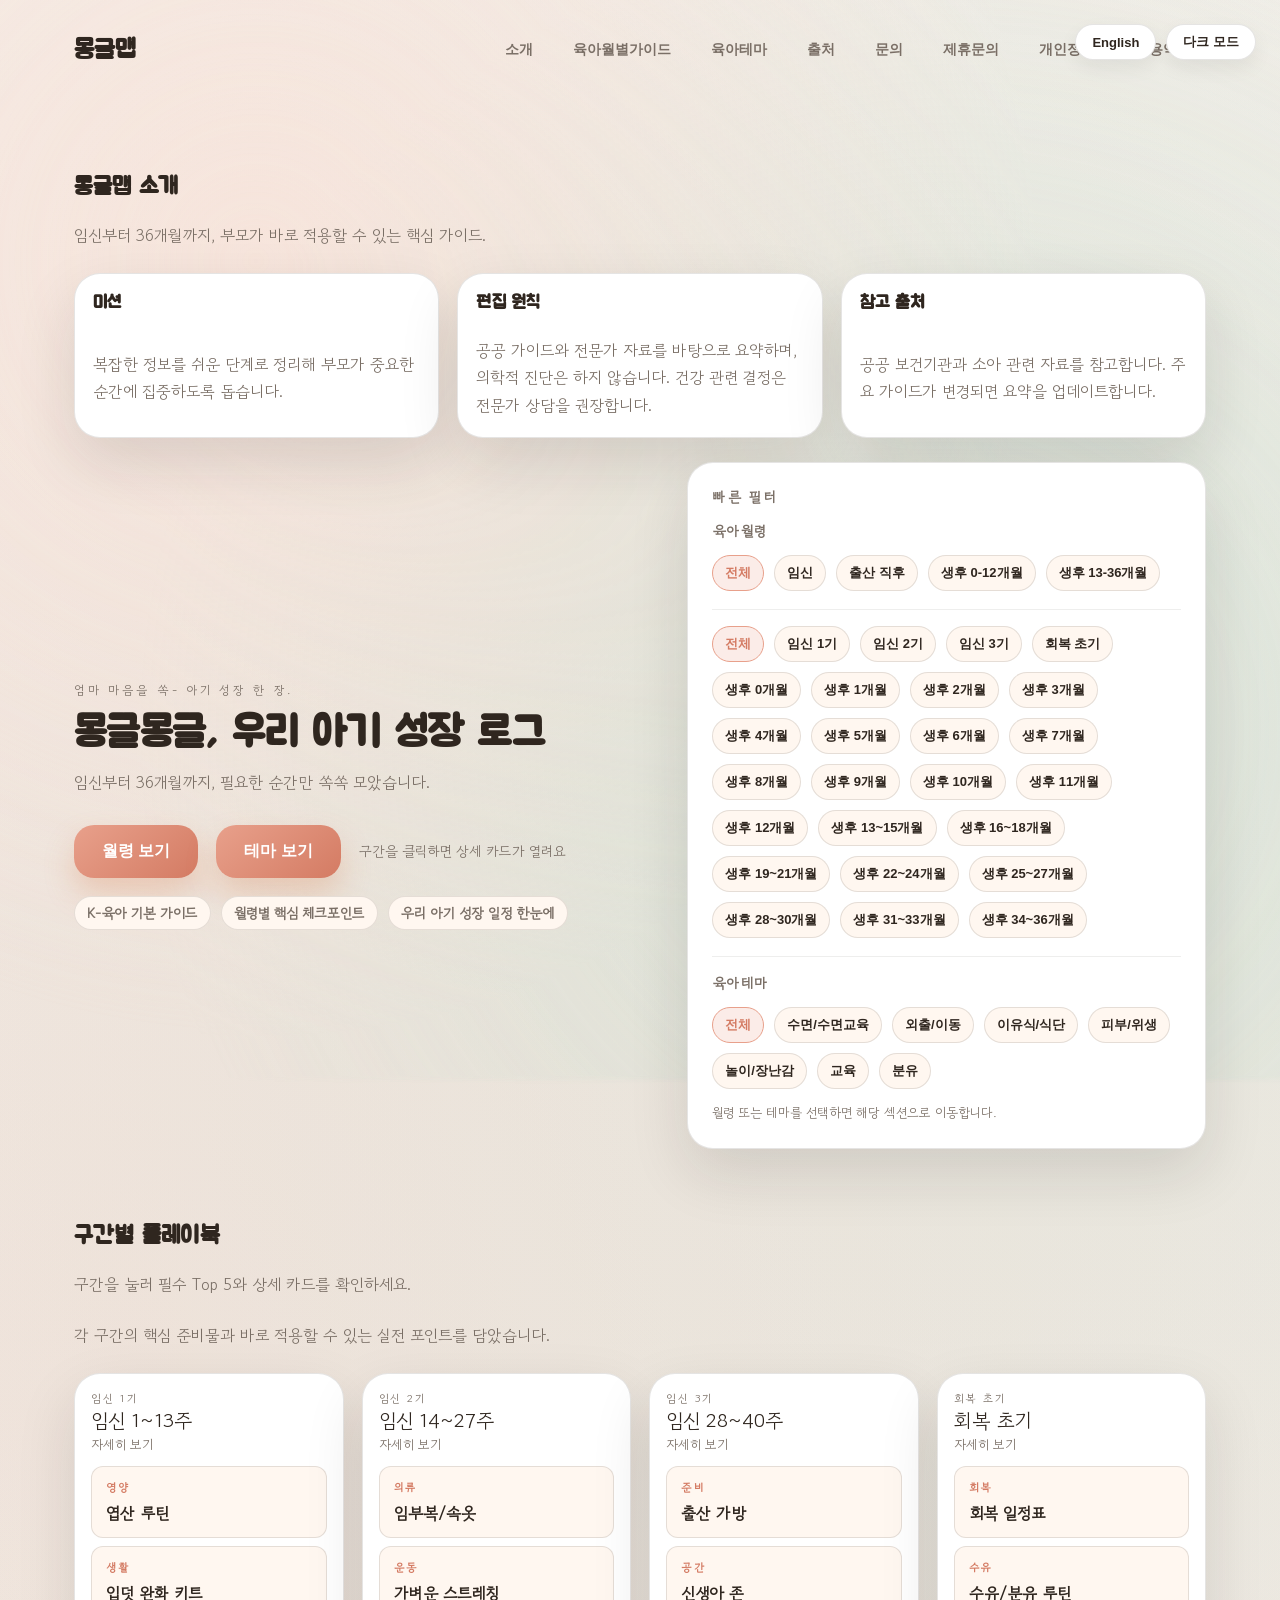
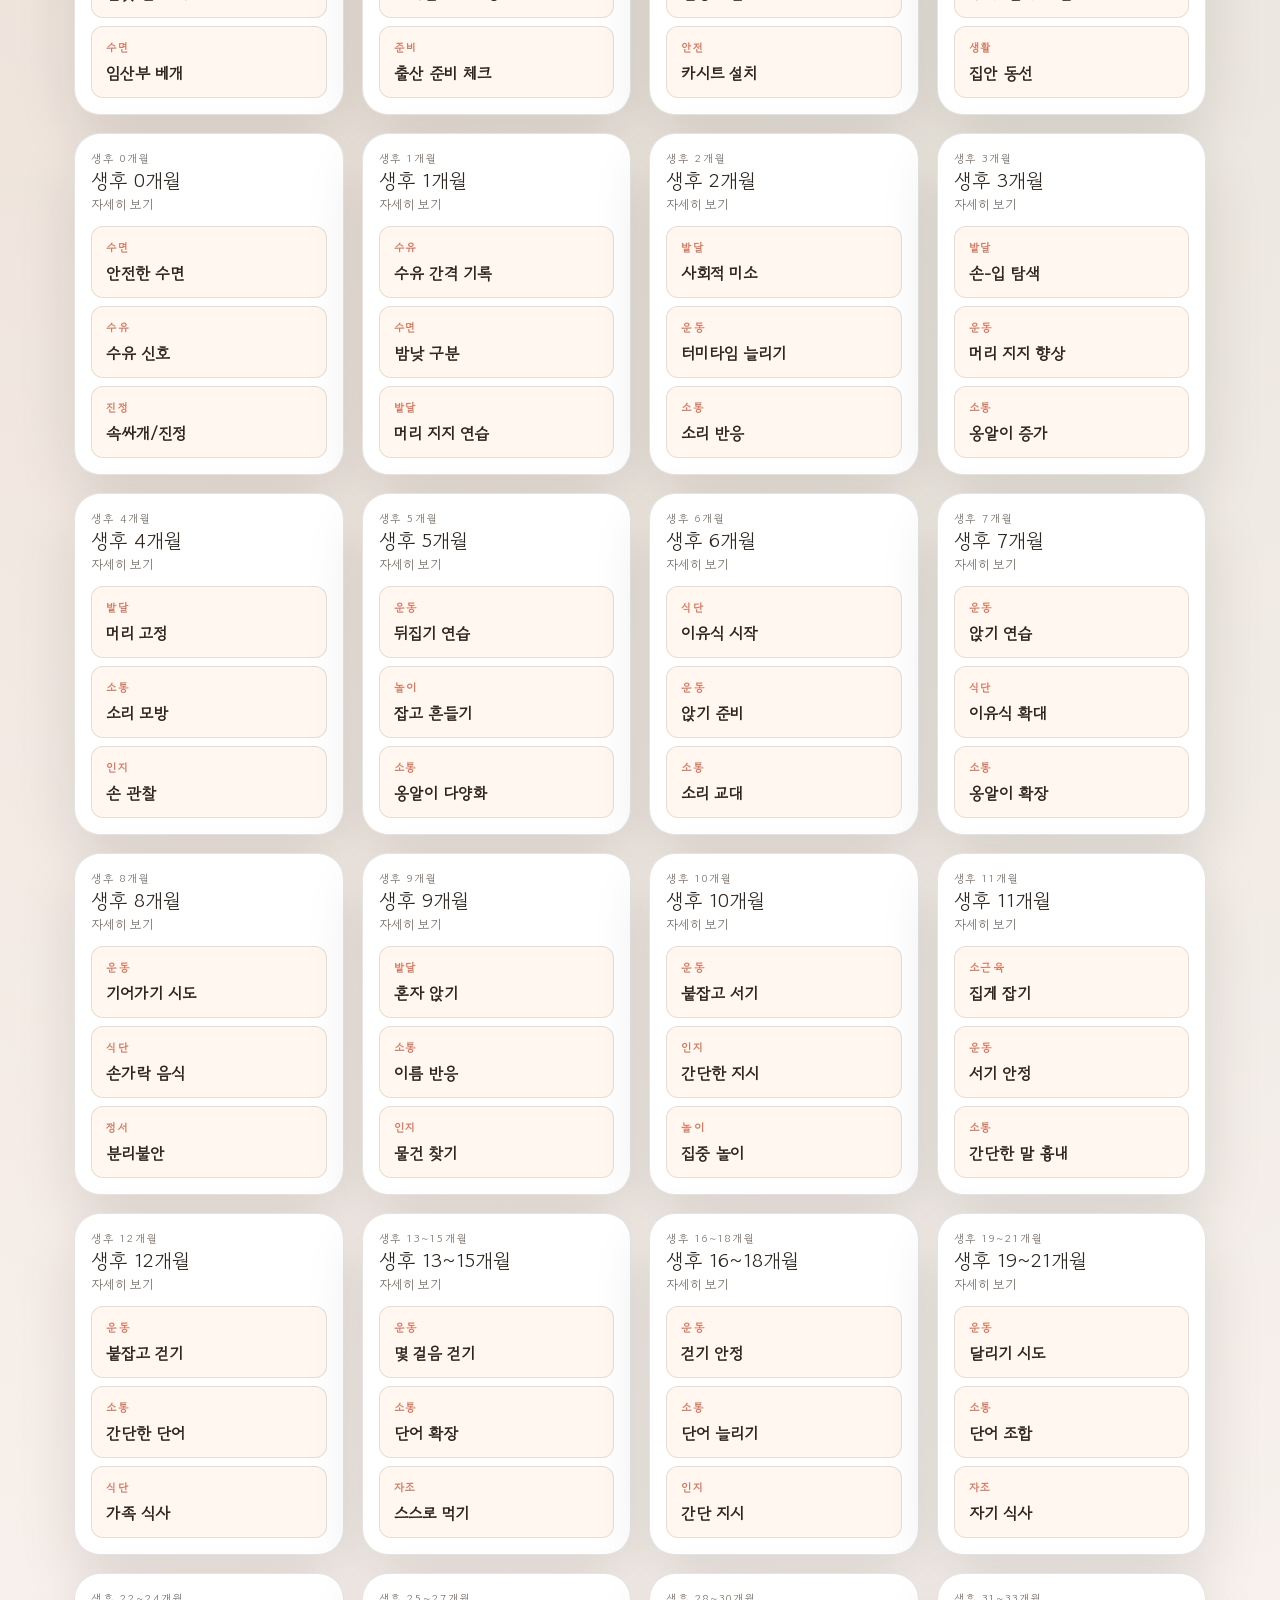
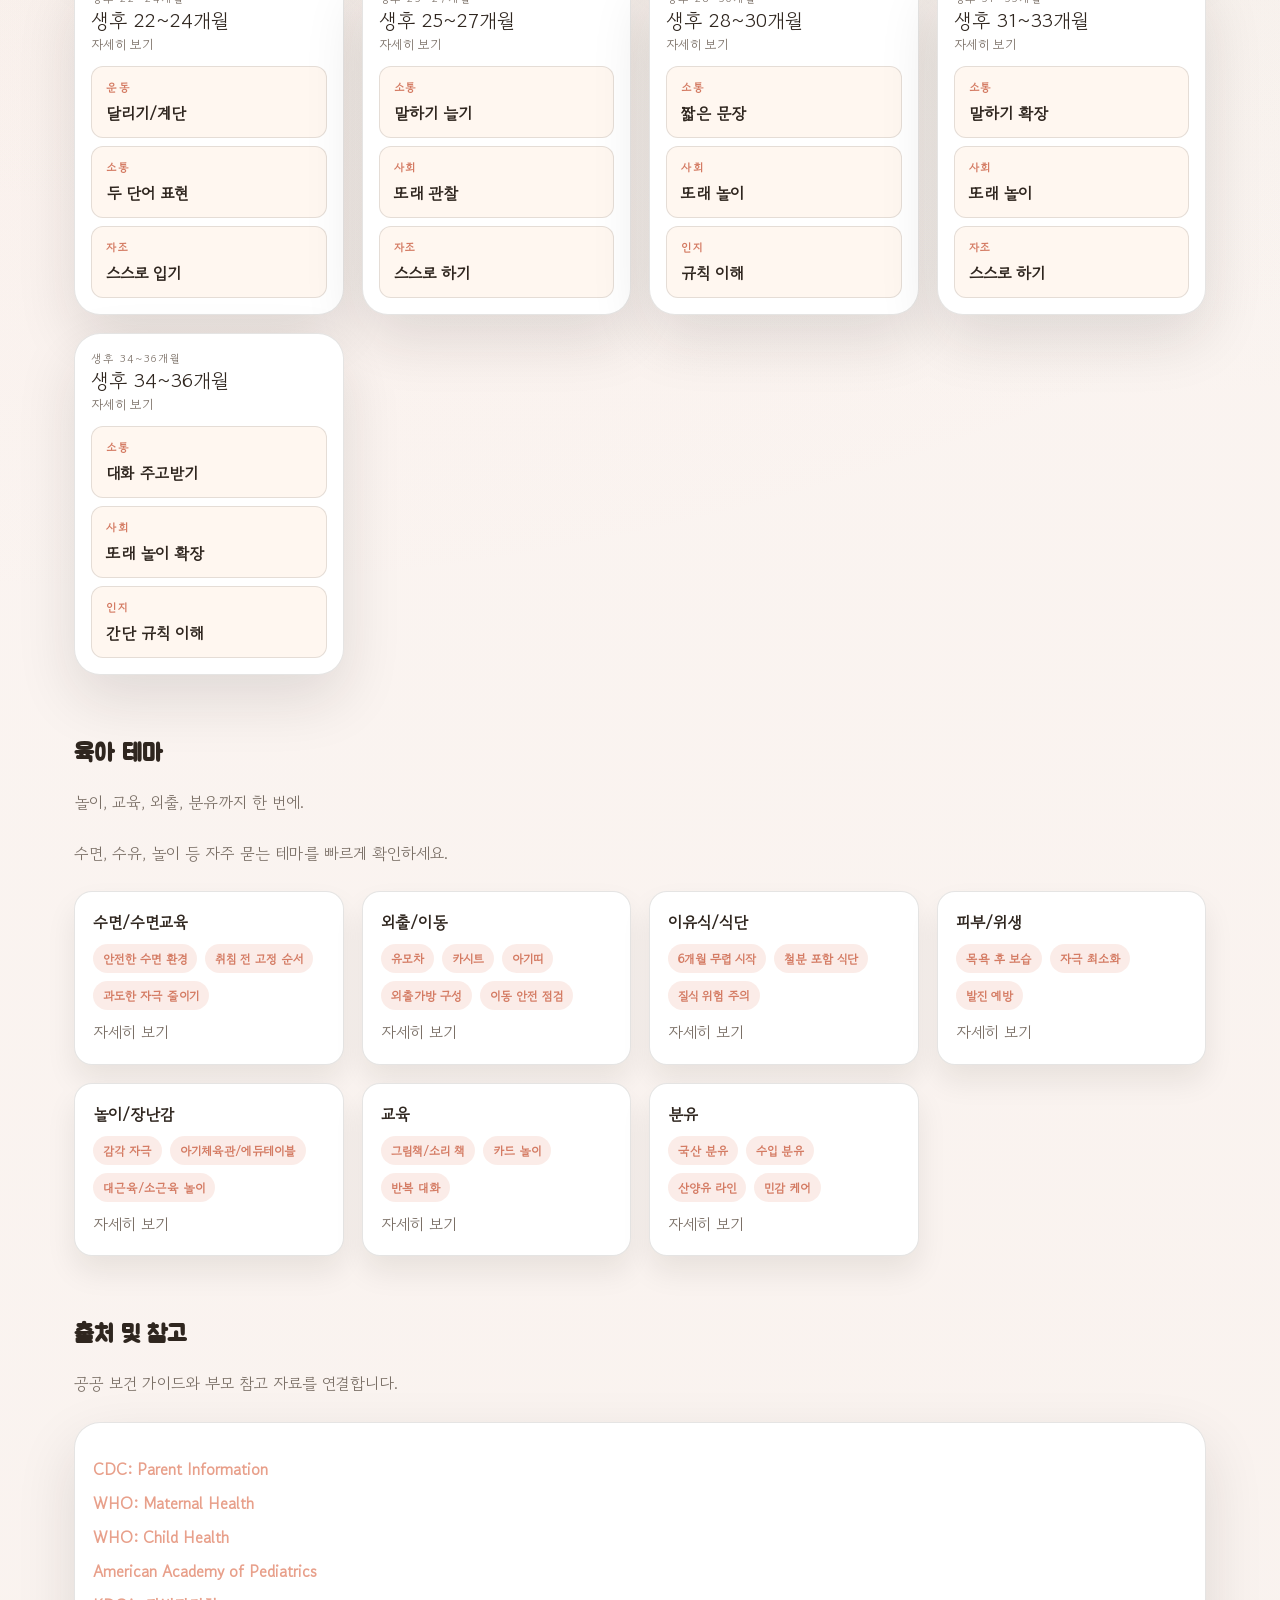
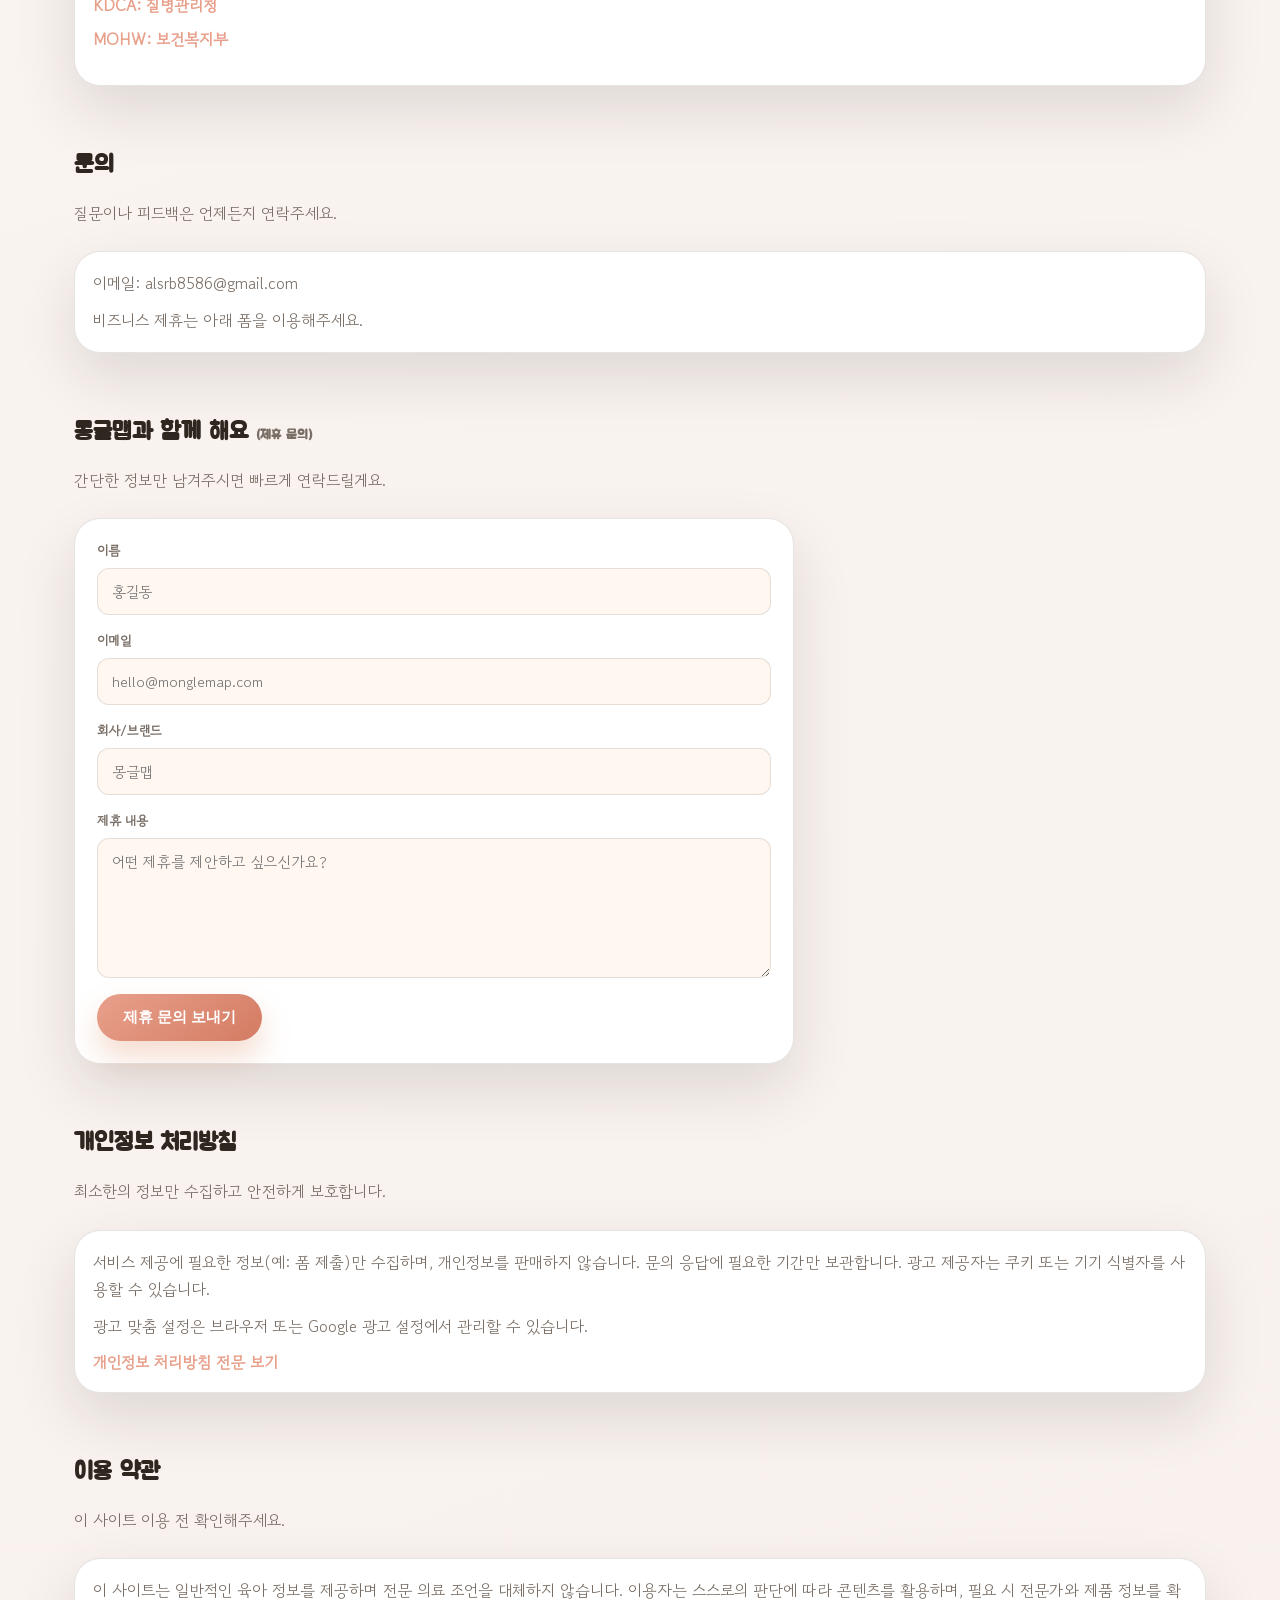
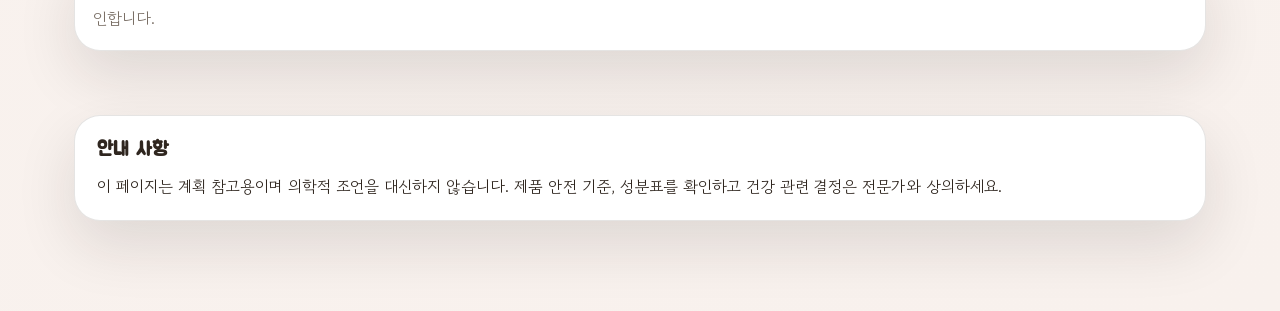
<file: index.html>
<!DOCTYPE html>
<html lang="en">
<head>
  <!-- Google tag (gtag.js) -->
  <script async src="https://www.googletagmanager.com/gtag/js?id=G-0D5TZ9BQ0N"></script>
  <script>
    window.dataLayer = window.dataLayer || [];
    function gtag(){dataLayer.push(arguments);}
    gtag('js', new Date());

    gtag('config', 'G-0D5TZ9BQ0N');
  </script>
  <script type="text/javascript">
    (function(c,l,a,r,i,t,y){
        c[a]=c[a]||function(){(c[a].q=c[a].q||[]).push(arguments)};
        t=l.createElement(r);t.async=1;t.src="https://www.clarity.ms/tag/"+i;
        y=l.getElementsByTagName(r)[0];y.parentNode.insertBefore(t,y);
    })(window, document, "clarity", "script", "vn94ca5aml");
  </script>
    <meta charset="UTF-8">
    <meta name="viewport" content="width=device-width, initial-scale=1.0">
    <meta name="google-adsense-account" content="ca-pub-7643607780268763">
    <title id="page-title">몽글맵</title>
    <script async src="https://pagead2.googlesyndication.com/pagead/js/adsbygoogle.js?client=ca-pub-7643607780268763"
        crossorigin="anonymous"></script>
    <link rel="preconnect" href="https://fonts.googleapis.com">
    <link rel="preconnect" href="https://fonts.gstatic.com" crossorigin>
    <link href="https://fonts.googleapis.com/css2?family=Gowun+Dodum&family=Jua&display=swap" rel="stylesheet">
    <link rel="stylesheet" href="style.css">
</head>
<body>
    <div class="background-texture" aria-hidden="true"></div>

    <div class="top-controls">
        <button id="lang-toggle">한국어</button>
        <button id="theme-toggle">Dark Mode</button>
    </div>

    <header class="site-header">
        <div class="brand" id="brand">몽글맵</div>
        <nav class="site-nav">
            <button class="nav-link" data-target="about" id="nav-about">About</button>
            <button class="nav-link" data-target="stages" id="nav-stages">Care Stages</button>
            <button class="nav-link" data-target="hot" id="nav-hot">Care Themes</button>
            <button class="nav-link" data-target="sources" id="nav-sources">Sources</button>
            <button class="nav-link" data-target="contact" id="nav-contact">Contact</button>
            <button class="nav-link" data-target="partnership" id="nav-partnership">Partnership</button>
            <button class="nav-link" data-target="privacy" id="nav-privacy">Privacy</button>
            <button class="nav-link" data-target="terms" id="nav-terms">Terms</button>
        </nav>
    </header>

    <main class="page">
        <section class="section" id="about">
            <div class="section-header">
                <h2 id="about-title">About Mongle Map</h2>
                <p id="about-subtitle">A practical, parent-first guide to key milestones from pregnancy to 36 months.</p>
            </div>
            <div class="info-grid">
                <div class="info-card">
                    <h3 id="about-mission-title">Our Mission</h3>
                    <p id="about-mission-text">
                        We turn complex parenting information into clear, actionable steps so families can focus on what
                        matters most.
                    </p>
                </div>
                <div class="info-card">
                    <h3 id="about-editorial-title">Editorial Policy</h3>
                    <p id="about-editorial-text">
                        Content is created from public guidelines and expert sources, then summarized for clarity.
                        We avoid medical diagnosis and encourage professional consultation for health decisions.
                    </p>
                </div>
                <div class="info-card">
                    <h3 id="about-sources-title">Sources We Reference</h3>
                    <p id="about-sources-text">
                        Guidance is informed by public health agencies and pediatric resources. We update summaries when
                        key guidance changes.
                    </p>
                </div>
            </div>
        </section>

        <section class="hero" id="hero">
            <div class="hero-text">
                <p class="tagline" id="tagline">Mom-loved, baby-ready.</p>
                <h1 id="main-heading">한 달 한 달, 몽글하게 커지는 육아 지도</h1>
                <p class="sub-heading" id="sub-heading">
                    임신부터 36개월까지, 필요한 순간만 쏙쏙 모았습니다.
                </p>
                <div class="hero-cta">
                    <button id="jump-stages">Explore Months</button>
                    <button id="jump-themes">Explore Themes</button>
                    <div class="hero-note" id="hero-note">구간을 클릭하면 상세 카드가 열려요</div>
                </div>
                <div class="meta-row">
                    <div class="meta-pill" id="meta-window">K-육아 기본 가이드</div>
                    <div class="meta-pill" id="meta-sources">Sources: CDC · WHO · KR Public Health</div>
                    <div class="meta-pill" id="meta-highlight">우리 아기 성장 일정 한눈에</div>
                </div>
            </div>
            <div class="hero-panel">
                <div class="hero-panel-title" id="hero-panel-title">Quick Filters</div>
                <div class="filter-label" id="stage-filter-label">육아월령</div>
                <div class="filter-group" id="stage-group-filter"></div>
                <div class="filter-divider" aria-hidden="true"></div>
                <div class="filter-group" id="stage-filter"></div>
                <div class="filter-divider" aria-hidden="true"></div>
                <div class="filter-label" id="theme-filter-label">육아테마</div>
                <div class="filter-group" id="theme-filter"></div>
                <div class="filter-note" id="filter-note">Pick a stage to open the full checklist.</div>
            </div>
        </section>

        <!-- Ad slot recommendation: place a responsive unit below the hero after approval. -->
        <div class="ad-slot" id="ad-slot-hero" aria-hidden="true">
            Ad slot (enabled after AdSense approval)
        </div>

        <section class="section" id="stages">
            <div class="section-header">
                <h2 id="stages-title">Stage Playbook</h2>
                <p id="stages-subtitle">Tap a stage to see Top 5 essentials + detailed cards.</p>
            </div>
            <div class="section-lead" id="stages-lead">
                Each stage highlights the top essentials plus practical actions you can apply right away.
            </div>
            <div id="stage-cards" class="stage-grid"></div>
        </section>

        <div class="ad-slot" id="ad-slot-feed" aria-hidden="true">
            Ad slot (enabled after AdSense approval)
        </div>

        <!-- Ad slot recommendation: place an in-feed unit between long content blocks after approval. -->
        <section class="section" id="hot">
            <div class="section-header">
                <h2 id="hot-title">육아 테마</h2>
                <p id="hot-subtitle">놀이, 교육, 외출, 분유까지 한 번에.</p>
            </div>
            <div class="section-lead" id="hot-lead">
                Browse themes for quick guidance on common challenges like sleep, feeding, and play.
            </div>
            <div id="hot-clusters" class="cluster-grid"></div>
        </section>

        <section class="section" id="sources">
            <div class="section-header">
                <h2 id="sources-title">Sources & References</h2>
                <p id="sources-subtitle">We link to public health guidance and parent resources we rely on.</p>
            </div>
            <div class="info-card">
                <ul class="sources-list" id="sources-list">
                    <li><a href="https://www.cdc.gov/parents/index.html" target="_blank" rel="noopener noreferrer">CDC: Parent Information</a></li>
                    <li><a href="https://www.who.int/health-topics/maternal-health" target="_blank" rel="noopener noreferrer">WHO: Maternal Health</a></li>
                    <li><a href="https://www.who.int/health-topics/child-health" target="_blank" rel="noopener noreferrer">WHO: Child Health</a></li>
                    <li><a href="https://www.aap.org/" target="_blank" rel="noopener noreferrer">American Academy of Pediatrics</a></li>
                    <li><a href="https://www.kdca.go.kr/" target="_blank" rel="noopener noreferrer">KDCA: 질병관리청</a></li>
                    <li><a href="https://www.mohw.go.kr/" target="_blank" rel="noopener noreferrer">MOHW: 보건복지부</a></li>
                </ul>
            </div>
        </section>

        <section class="section" id="contact">
            <div class="section-header">
                <h2 id="contact-title">Contact</h2>
                <p id="contact-subtitle">Questions or feedback? Reach us anytime.</p>
            </div>
            <div class="info-card">
                <p id="contact-text">Email: alsrb8586@gmail.com</p>
                <p id="contact-note">For business partnerships, use the form below.</p>
            </div>
        </section>

        <section class="section" id="partnership">
            <div class="section-header">
                <h2>
                    <span id="partnership-title">몽글맵과 함께 해요</span>
                    <small id="partnership-title-note">(제휴 문의)</small>
                </h2>
                <p id="partnership-subtitle">간단한 정보만 남겨주시면 빠르게 연락드릴게요.</p>
            </div>
            <form class="partnership-form" action="https://formspree.io/f/mojnyrbp" method="POST">
                <label class="form-field">
                    <span id="partnership-name-label">이름</span>
                    <input id="partnership-name" type="text" name="name" placeholder="홍길동" required>
                </label>
                <label class="form-field">
                    <span id="partnership-email-label">이메일</span>
                    <input id="partnership-email" type="email" name="email" placeholder="hello@monglemap.com" required>
                </label>
                <label class="form-field">
                    <span id="partnership-company-label">회사/브랜드</span>
                    <input id="partnership-company" type="text" name="company" placeholder="몽글맵" required>
                </label>
                <label class="form-field form-field-full">
                    <span id="partnership-message-label">제휴 내용</span>
                    <textarea id="partnership-message" name="message" rows="5" placeholder="어떤 제휴를 제안하고 싶으신가요?" required></textarea>
                </label>
                <button class="form-submit" id="partnership-submit" type="submit">제휴 문의 보내기</button>
            </form>
        </section>

        <section class="section" id="privacy">
            <div class="section-header">
                <h2 id="privacy-title">Privacy Policy</h2>
                <p id="privacy-subtitle">We respect your data and keep collection to a minimum.</p>
            </div>
            <div class="info-card">
                <p id="privacy-text">
                    We collect only what is needed to provide the service (such as form submissions). We do not sell
                    personal information. We retain submissions only as long as needed to respond.
                    Ad providers may use cookies or device identifiers to serve ads.
                </p>
                <p id="privacy-ads">
                    You can manage ad personalization in your browser or Google Ads settings.
                </p>
                <a class="section-link" id="privacy-link" href="privacy.html">Read the full Privacy Policy</a>
            </div>
        </section>

        <section class="section" id="terms">
            <div class="section-header">
                <h2 id="terms-title">Terms of Use</h2>
                <p id="terms-subtitle">Please read before using the site.</p>
            </div>
            <div class="info-card">
                <p id="terms-text">
                    This site provides general parenting information and does not replace professional medical advice.
                    By using the site, you agree to use the content at your own discretion and verify product labels
                    or guidance with professionals when needed.
                </p>
            </div>
        </section>

        <section class="section" id="disclaimer">
            <div class="disclaimer-card">
                <h3 id="disclaimer-title">Important Notes</h3>
                <p id="disclaimer-text">
                    This page offers planning cues only and does not replace medical advice. Always check product safety
                    standards, ingredient labels, and consult professionals for health-related decisions.
                </p>
            </div>
        </section>
    </main>

    <div class="modal" id="stage-modal" aria-hidden="true">
        <div class="modal-card" role="dialog" aria-modal="true" aria-labelledby="modal-title">
            <div class="modal-header">
                <div>
                    <div class="modal-tag" id="modal-tag">Stage</div>
                    <h3 id="modal-title">Stage Details</h3>
                </div>
                <button class="modal-close" id="modal-close">Close</button>
            </div>
            <div class="modal-body">
                <div class="modal-top5" id="modal-top5"></div>
                <div class="modal-cards" id="modal-cards"></div>
            </div>
        </div>
    </div>

    <div class="modal" id="theme-modal" aria-hidden="true">
        <div class="modal-card" role="dialog" aria-modal="true" aria-labelledby="theme-modal-title">
            <div class="modal-header">
                <div>
                    <div class="modal-tag" id="theme-modal-tag">Theme</div>
                    <h3 id="theme-modal-title">Theme Details</h3>
                </div>
                <button class="modal-close" id="theme-modal-close">Close</button>
            </div>
            <div class="modal-body">
                <div class="modal-top5" id="theme-modal-summary"></div>
                <div class="modal-sections" id="theme-modal-sections"></div>
                <div class="modal-cards" id="theme-modal-cards"></div>
            </div>
        </div>
    </div>

    <script src="main.js"></script>
</body>
</html>
</file>
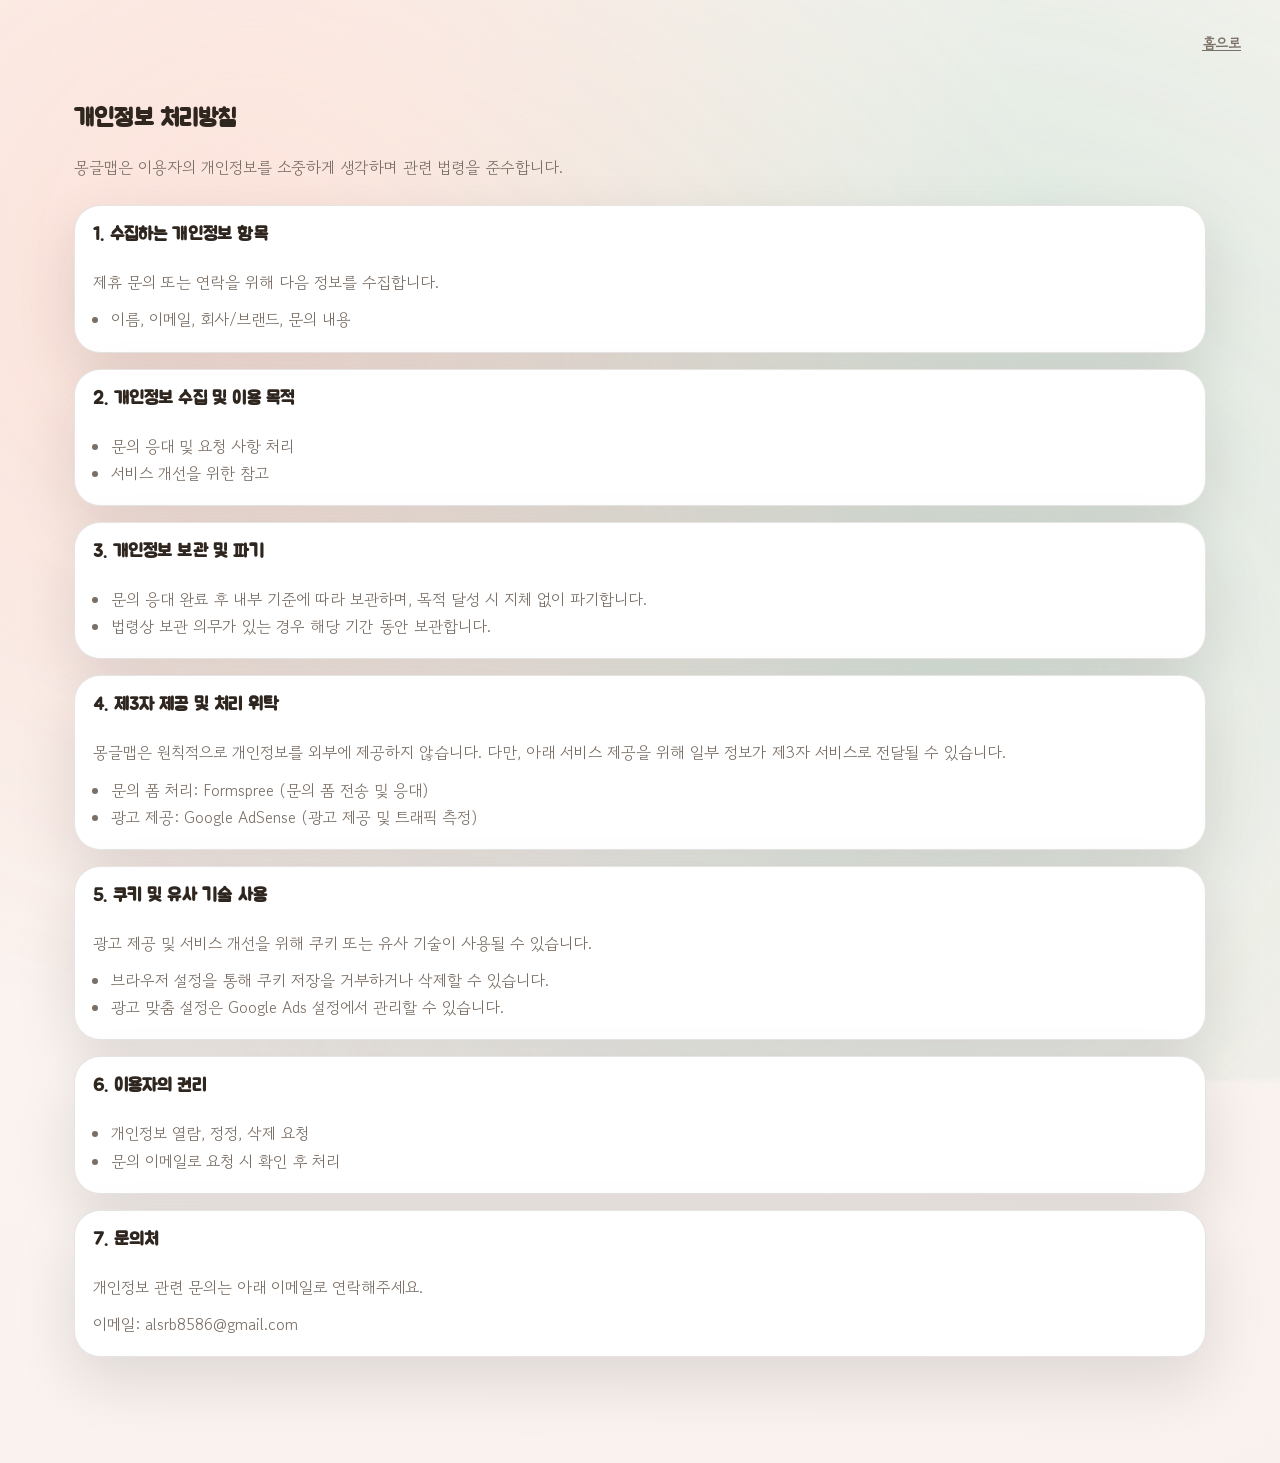
<file: privacy.html>
<!DOCTYPE html>
<html lang="ko">
<head>
  <!-- Google tag (gtag.js) -->
  <script async src="https://www.googletagmanager.com/gtag/js?id=G-0D5TZ9BQ0N"></script>
  <script>
    window.dataLayer = window.dataLayer || [];
    function gtag(){dataLayer.push(arguments);}
    gtag('js', new Date());

    gtag('config', 'G-0D5TZ9BQ0N');
  </script>
    <meta charset="UTF-8">
    <meta name="viewport" content="width=device-width, initial-scale=1.0">
    <title>개인정보 처리방침</title>
    <link rel="preconnect" href="https://fonts.googleapis.com">
    <link rel="preconnect" href="https://fonts.gstatic.com" crossorigin>
    <link href="https://fonts.googleapis.com/css2?family=Gowun+Dodum&family=Jua&display=swap" rel="stylesheet">
    <link rel="stylesheet" href="style.css">
</head>
<body>
    <div class="background-texture" aria-hidden="true"></div>

    <div class="top-controls">
        <a class="nav-link" href="index.html">홈으로</a>
    </div>

    <main class="page legal-page">
        <section class="section">
            <div class="section-header">
                <h2>개인정보 처리방침</h2>
                <p>몽글맵은 이용자의 개인정보를 소중하게 생각하며 관련 법령을 준수합니다.</p>
            </div>

            <div class="info-card">
                <h3>1. 수집하는 개인정보 항목</h3>
                <p>제휴 문의 또는 연락을 위해 다음 정보를 수집합니다.</p>
                <ul class="legal-list">
                    <li>이름, 이메일, 회사/브랜드, 문의 내용</li>
                </ul>
            </div>

            <div class="info-card">
                <h3>2. 개인정보 수집 및 이용 목적</h3>
                <ul class="legal-list">
                    <li>문의 응대 및 요청 사항 처리</li>
                    <li>서비스 개선을 위한 참고</li>
                </ul>
            </div>

            <div class="info-card">
                <h3>3. 개인정보 보관 및 파기</h3>
                <ul class="legal-list">
                    <li>문의 응대 완료 후 내부 기준에 따라 보관하며, 목적 달성 시 지체 없이 파기합니다.</li>
                    <li>법령상 보관 의무가 있는 경우 해당 기간 동안 보관합니다.</li>
                </ul>
            </div>

            <div class="info-card">
                <h3>4. 제3자 제공 및 처리 위탁</h3>
                <p>몽글맵은 원칙적으로 개인정보를 외부에 제공하지 않습니다. 다만, 아래 서비스 제공을 위해 일부 정보가 제3자 서비스로 전달될 수 있습니다.</p>
                <ul class="legal-list">
                    <li>문의 폼 처리: Formspree (문의 폼 전송 및 응대)</li>
                    <li>광고 제공: Google AdSense (광고 제공 및 트래픽 측정)</li>
                </ul>
            </div>

            <div class="info-card">
                <h3>5. 쿠키 및 유사 기술 사용</h3>
                <p>광고 제공 및 서비스 개선을 위해 쿠키 또는 유사 기술이 사용될 수 있습니다.</p>
                <ul class="legal-list">
                    <li>브라우저 설정을 통해 쿠키 저장을 거부하거나 삭제할 수 있습니다.</li>
                    <li>광고 맞춤 설정은 Google Ads 설정에서 관리할 수 있습니다.</li>
                </ul>
            </div>

            <div class="info-card">
                <h3>6. 이용자의 권리</h3>
                <ul class="legal-list">
                    <li>개인정보 열람, 정정, 삭제 요청</li>
                    <li>문의 이메일로 요청 시 확인 후 처리</li>
                </ul>
            </div>

            <div class="info-card">
                <h3>7. 문의처</h3>
                <p>개인정보 관련 문의는 아래 이메일로 연락해주세요.</p>
                <p>이메일: alsrb8586@gmail.com</p>
            </div>
        </section>
    </main>
</body>
</html>
</file>
<file: style.css>
:root {
    --bg: #fdf7f4;
    --bg-alt: #f8f1ed;
    --surface: #ffffff;
    --surface-alt: #fff7f0;
    --text: #2f261f;
    --muted: #7a6f66;
    --accent: #e8a08b;
    --accent-strong: #d47b63;
    --accent-soft: rgba(232, 160, 139, 0.2);
    --mint: #b8dccb;
    --border: rgba(47, 38, 31, 0.12);
    --shadow: 0 24px 60px rgba(33, 26, 22, 0.12);
    --radius-lg: 26px;
    --radius-md: 18px;
    --radius-sm: 12px;
}

body.dark {
    --bg: #171313;
    --bg-alt: #1e1919;
    --surface: #1f1b1b;
    --surface-alt: #262121;
    --text: #f5efe9;
    --muted: #c1b5aa;
    --accent: #f0b39d;
    --accent-strong: #e28f75;
    --accent-soft: rgba(240, 179, 157, 0.18);
    --mint: #95c4b2;
    --border: rgba(245, 239, 233, 0.12);
    --shadow: 0 24px 60px rgba(0, 0, 0, 0.45);
}

* {
    box-sizing: border-box;
}

body {
    font-family: 'Gowun Dodum', sans-serif;
    margin: 0;
    min-height: 100vh;
    color: var(--text);
    background: radial-gradient(circle at 10% 20%, rgba(232, 160, 139, 0.18), transparent 45%),
                radial-gradient(circle at 80% 15%, rgba(184, 220, 203, 0.3), transparent 45%),
                linear-gradient(160deg, var(--bg), var(--bg-alt));
    transition: background 0.3s ease, color 0.3s ease;
    position: relative;
    overflow-x: hidden;
}

h1, h2, h3 {
    font-family: 'Jua', sans-serif;
    margin: 0 0 12px;
    letter-spacing: 0.01em;
    font-weight: 700;
}

p {
    margin: 0;
}

.background-texture {
    position: fixed;
    inset: -10% -10% -20% -10%;
    background:
        radial-gradient(circle at 25% 30%, rgba(255, 223, 212, 0.55), transparent 55%),
        radial-gradient(circle at 70% 70%, rgba(184, 220, 203, 0.38), transparent 60%);
    opacity: 0.85;
    filter: blur(2px);
    z-index: 0;
    pointer-events: none;
}

.top-controls {
    position: fixed;
    top: 24px;
    right: 24px;
    display: flex;
    gap: 10px;
    z-index: 5;
}

#theme-toggle, #lang-toggle {
    padding: 8px 16px;
    cursor: pointer;
    background-color: var(--surface);
    color: var(--text);
    border: 1px solid var(--border);
    border-radius: 999px;
    font-size: 13px;
    font-weight: 600;
    transition: transform 0.2s ease, border-color 0.2s ease, box-shadow 0.2s ease;
    box-shadow: 0 8px 20px rgba(0, 0, 0, 0.06);
}

#theme-toggle:hover, #lang-toggle:hover {
    transform: translateY(-2px);
    border-color: var(--accent);
}

.site-header {
    max-width: 1180px;
    margin: 0 auto;
    padding: 32px 24px 0;
    display: flex;
    align-items: center;
    justify-content: space-between;
    position: relative;
    z-index: 2;
}

.brand {
    font-family: 'Jua', sans-serif;
    font-size: 26px;
    font-weight: 700;
}

.site-nav {
    display: flex;
    gap: 10px;
    flex-wrap: wrap;
}

.nav-link {
    background: transparent;
    border: 1px solid transparent;
    color: var(--muted);
    font-size: 14px;
    font-weight: 600;
    padding: 8px 14px;
    border-radius: 999px;
    cursor: pointer;
    transition: all 0.2s ease;
}

.nav-link:hover {
    color: var(--text);
    border-color: var(--border);
    background: var(--surface-alt);
}

.page {
    max-width: 1180px;
    margin: 0 auto;
    padding: 40px 24px 90px;
    position: relative;
    z-index: 2;
}

.hero {
    display: grid;
    grid-template-columns: minmax(0, 1.05fr) minmax(0, 0.95fr);
    gap: 40px;
    align-items: center;
    padding: 24px 0 8px;
}

.tagline {
    font-size: 12px;
    text-transform: uppercase;
    letter-spacing: 0.22em;
    color: var(--muted);
    margin-bottom: 12px;
}

#main-heading {
    font-size: clamp(30px, 3.3vw, 50px);
    line-height: 1.1;
}

.sub-heading {
    font-size: 16px;
    color: var(--muted);
    max-width: 520px;
    line-height: 1.8;
}

.hero-cta {
    display: flex;
    align-items: center;
    gap: 18px;
    margin-top: 28px;
    flex-wrap: wrap;
}

#jump-stages,
#jump-themes {
    padding: 16px 28px;
    font-size: 16px;
    cursor: pointer;
    background: linear-gradient(140deg, var(--accent), var(--accent-strong));
    color: #fff;
    border: none;
    border-radius: 20px;
    box-shadow: 0 16px 30px rgba(217, 114, 63, 0.25);
    transition: transform 0.2s ease, box-shadow 0.2s ease;
    font-weight: 600;
}

#jump-stages:hover,
#jump-themes:hover {
    transform: translateY(-2px);
    box-shadow: 0 20px 35px rgba(217, 114, 63, 0.35);
}

.hero-note {
    font-size: 14px;
    color: var(--muted);
}

.meta-row {
    margin-top: 18px;
    display: flex;
    gap: 10px;
    flex-wrap: wrap;
}

.meta-pill {
    padding: 6px 12px;
    border-radius: 999px;
    border: 1px solid var(--border);
    background: var(--surface-alt);
    font-size: 14px;
    font-weight: 600;
    color: var(--muted);
}

.hero-panel {
    background: var(--surface);
    border-radius: var(--radius-lg);
    padding: 24px;
    box-shadow: var(--shadow);
    border: 1px solid var(--border);
    display: grid;
    gap: 14px;
}

.hero-panel-title {
    font-weight: 600;
    color: var(--muted);
    text-transform: uppercase;
    letter-spacing: 0.16em;
    font-size: 14px;
}

.filter-label {
    font-size: 14px;
    font-weight: 600;
    color: var(--muted);
    letter-spacing: 0.08em;
    text-transform: uppercase;
}

.filter-group {
    display: flex;
    flex-wrap: wrap;
    gap: 10px;
}

.filter-divider {
    height: 1px;
    width: 100%;
    background: rgba(47, 38, 31, 0.08);
    margin: 4px 0 2px;
}

.filter-btn {
    border: 1px solid var(--border);
    background: var(--surface-alt);
    color: var(--text);
    padding: 8px 12px;
    border-radius: 999px;
    font-size: 13px;
    cursor: pointer;
    font-weight: 600;
    transition: all 0.2s ease;
}

.filter-btn.active {
    background: var(--accent-soft);
    border-color: var(--accent);
    color: var(--accent-strong);
}

.filter-note {
    font-size: 13px;
    color: var(--muted);
    line-height: 1.6;
}

.section {
    margin-top: 64px;
}

.section-header {
    display: grid;
    gap: 8px;
    margin-bottom: 24px;
}

.section-header p {
    color: var(--muted);
    line-height: 1.7;
}

.section-lead {
    color: var(--muted);
    line-height: 1.7;
    margin-bottom: 24px;
}

.info-grid {
    display: grid;
    grid-template-columns: repeat(auto-fit, minmax(220px, 1fr));
    gap: 18px;
}

.info-card {
    background: var(--surface);
    border-radius: var(--radius-lg);
    padding: 18px;
    border: 1px solid var(--border);
    box-shadow: var(--shadow);
    display: grid;
    gap: 10px;
}

.info-card h3 {
    font-size: 18px;
}

.info-card p {
    color: var(--muted);
    line-height: 1.7;
}

.sources-list {
    list-style: none;
    padding-left: 0;
    display: grid;
    gap: 10px;
}

.sources-list a {
    color: var(--accent);
    text-decoration: none;
    font-weight: 600;
}

.sources-list a:hover {
    text-decoration: underline;
}

.section-link {
    color: var(--accent);
    text-decoration: none;
    font-weight: 700;
}

.section-link:hover {
    text-decoration: underline;
}

.ad-slot {
    margin: 28px 0;
    padding: 16px;
    border: 1px dashed var(--border);
    border-radius: var(--radius-lg);
    color: var(--muted);
    font-size: 13px;
    text-align: center;
    display: none;
}

.ads-enabled .ad-slot {
    display: block;
}

.legal-page .info-card {
    margin-bottom: 16px;
}

.legal-list {
    margin: 0;
    padding-left: 18px;
    color: var(--muted);
    line-height: 1.7;
}

.stage-grid {
    display: grid;
    grid-template-columns: repeat(auto-fit, minmax(220px, 1fr));
    gap: 18px;
}

.stage-card {
    background: var(--surface);
    border-radius: var(--radius-lg);
    padding: 16px;
    border: 1px solid var(--border);
    box-shadow: var(--shadow);
    display: grid;
    gap: 12px;
    animation: fadeIn 0.4s ease-in-out;
    cursor: pointer;
    transition: transform 0.2s ease, box-shadow 0.2s ease, border-color 0.2s ease;
}

.stage-card:hover {
    transform: translateY(-4px);
    border-color: var(--accent);
    box-shadow: 0 18px 40px rgba(28, 22, 18, 0.12);
}

.stage-tag {
    font-size: 11px;
    text-transform: uppercase;
    letter-spacing: 0.18em;
    color: var(--muted);
}

.stage-title {
    font-size: 20px;
}

.stage-sub {
    color: var(--muted);
    font-size: 13px;
}

.card-list {
    display: grid;
    gap: 8px;
}

.card-item {
    padding: 12px 14px;
    border-radius: var(--radius-sm);
    border: 1px solid var(--border);
    background: var(--surface-alt);
    display: grid;
    gap: 6px;
}

.card-category {
    font-size: 11px;
    letter-spacing: 0.18em;
    text-transform: uppercase;
    color: var(--accent-strong);
    font-weight: 600;
}

.card-title {
    font-weight: 600;
    font-size: 16px;
}

.card-desc {
    font-size: 16px;
    color: var(--muted);
    line-height: 1.6;
}

.card-detail {
    font-size: 15px;
    color: var(--muted);
    line-height: 1.6;
}

.accordion-btn {
    display: flex;
    justify-content: space-between;
    align-items: center;
    gap: 10px;
    background: var(--surface-alt);
    border: 1px solid var(--border);
    border-radius: var(--radius-sm);
    padding: 12px 14px;
    cursor: pointer;
    font-weight: 600;
    font-size: 16px;
    color: var(--text);
    transition: border-color 0.2s ease, box-shadow 0.2s ease;
}

.accordion-btn.active {
    border-color: var(--accent);
    box-shadow: 0 12px 24px rgba(232, 160, 139, 0.15);
}

.accordion-panel {
    display: none;
    padding: 10px 14px 14px;
    border: 1px solid var(--border);
    border-top: none;
    border-radius: 0 0 var(--radius-sm) var(--radius-sm);
    background: var(--surface-alt);
}

.accordion-panel.show {
    display: grid;
    gap: 10px;
}

.modal a.card-detail {
    color: var(--accent-strong);
    text-decoration: none;
    font-weight: 600;
}

.modal a.card-detail:hover {
    text-decoration: underline;
}

.accordion-list {
    margin: 0;
    padding-left: 16px;
    font-size: 15px;
    color: var(--muted);
    line-height: 1.6;
}

.cluster-grid {
    display: grid;
    grid-template-columns: repeat(auto-fit, minmax(240px, 1fr));
    gap: 18px;
}

.cluster-card {
    background: var(--surface);
    border-radius: var(--radius-md);
    padding: 18px;
    border: 1px solid var(--border);
    display: grid;
    gap: 10px;
    box-shadow: 0 16px 30px rgba(28, 22, 18, 0.08);
    cursor: pointer;
    transition: transform 0.2s ease, box-shadow 0.2s ease, border-color 0.2s ease;
}

.cluster-card:hover {
    transform: translateY(-4px);
    border-color: var(--accent);
    box-shadow: 0 18px 36px rgba(28, 22, 18, 0.12);
}

.cluster-title {
    font-weight: 700;
}

.cluster-keywords {
    display: flex;
    flex-wrap: wrap;
    gap: 8px;
}

.keyword-pill {
    padding: 6px 10px;
    border-radius: 999px;
    background: var(--accent-soft);
    color: var(--accent-strong);
    font-size: 12px;
    font-weight: 600;
}

.formula-grid {
    display: grid;
    grid-template-columns: repeat(auto-fit, minmax(260px, 1fr));
    gap: 18px;
}

.formula-card {
    background: var(--surface);
    border-radius: var(--radius-md);
    padding: 18px;
    border: 1px solid var(--border);
    display: grid;
    gap: 10px;
    box-shadow: 0 16px 30px rgba(28, 22, 18, 0.08);
}

.formula-card ul {
    list-style: none;
    padding: 0;
    margin: 0;
    display: grid;
    gap: 8px;
    color: var(--muted);
    font-size: 13px;
    line-height: 1.6;
}

.disclaimer-card {
    background: var(--surface);
    border-radius: var(--radius-lg);
    padding: 22px;
    border: 1px solid var(--border);
    box-shadow: var(--shadow);
}

.partnership-form {
    background: var(--surface);
    border-radius: var(--radius-lg);
    padding: 22px;
    border: 1px solid var(--border);
    box-shadow: var(--shadow);
    display: grid;
    gap: 16px;
    max-width: 720px;
}

.partnership-form .form-field {
    display: grid;
    gap: 8px;
    font-size: 14px;
    font-weight: 600;
    color: var(--text);
}

.partnership-form .form-field span {
    color: var(--muted);
    font-size: 13px;
}

.partnership-form input,
.partnership-form textarea {
    width: 100%;
    padding: 12px 14px;
    border-radius: var(--radius-sm);
    border: 1px solid var(--border);
    background: var(--surface-alt);
    font-size: 15px;
    color: var(--text);
    font-family: inherit;
    transition: border-color 0.2s ease, box-shadow 0.2s ease;
}

.partnership-form input:focus,
.partnership-form textarea:focus {
    outline: none;
    border-color: var(--accent);
    box-shadow: 0 0 0 3px var(--accent-soft);
}

.partnership-form textarea {
    resize: vertical;
    min-height: 140px;
}

.partnership-form .form-submit {
    justify-self: start;
    padding: 14px 26px;
    border-radius: 999px;
    border: none;
    background: linear-gradient(140deg, var(--accent), var(--accent-strong));
    color: #fff;
    font-size: 15px;
    font-weight: 600;
    cursor: pointer;
    box-shadow: 0 16px 30px rgba(217, 114, 63, 0.25);
    transition: transform 0.2s ease, box-shadow 0.2s ease;
}

.partnership-form .form-submit:hover {
    transform: translateY(-2px);
    box-shadow: 0 20px 35px rgba(217, 114, 63, 0.35);
}

.section-header h2 small {
    font-size: 0.55em;
    font-weight: 600;
    color: var(--muted);
}

.modal {
    position: fixed;
    inset: 0;
    background: rgba(20, 15, 13, 0.55);
    display: flex;
    align-items: center;
    justify-content: center;
    padding: 24px;
    opacity: 0;
    pointer-events: none;
    transition: opacity 0.2s ease;
    z-index: 20;
}

.modal.show {
    opacity: 1;
    pointer-events: auto;
}

.modal-card {
    width: min(960px, 100%);
    max-height: 85vh;
    overflow: hidden;
    background: var(--surface);
    border-radius: var(--radius-lg);
    border: 1px solid var(--border);
    box-shadow: var(--shadow);
    display: grid;
    grid-template-rows: auto 1fr;
}

.modal-header {
    padding: 18px 22px;
    display: flex;
    justify-content: space-between;
    align-items: center;
    border-bottom: 1px solid var(--border);
    background: var(--surface-alt);
}

.modal-tag {
    font-size: 11px;
    letter-spacing: 0.18em;
    text-transform: uppercase;
    color: var(--muted);
}

.modal-close {
    border: 1px solid var(--border);
    background: var(--surface);
    border-radius: 999px;
    padding: 6px 12px;
    font-size: 12px;
    cursor: pointer;
    font-weight: 600;
}

.modal-body {
    padding: 20px 22px 24px;
    overflow: auto;
    display: grid;
    gap: 18px;
}

.modal-top5 {
    display: grid;
    gap: 8px;
    padding: 14px;
    border-radius: var(--radius-sm);
    background: var(--surface-alt);
    border: 1px solid var(--border);
    font-size: 16px;
}

.modal-sections {
    display: flex;
    flex-wrap: wrap;
    gap: 8px;
}

.section-pill {
    border: 1px solid var(--border);
    background: var(--surface);
    color: var(--muted);
    border-radius: 999px;
    padding: 6px 14px;
    font-size: 13px;
    font-weight: 600;
    cursor: pointer;
    transition: all 0.2s ease;
}

.section-pill:hover {
    border-color: var(--accent);
    color: var(--text);
    background: var(--surface-alt);
}

.section-pill.active {
    border-color: var(--accent-strong);
    color: var(--text);
    background: var(--accent-soft);
}

.modal-cards {
    display: grid;
    gap: 12px;
}

@keyframes fadeIn {
    from { opacity: 0; transform: translateY(10px); }
    to { opacity: 1; transform: translateY(0); }
}

@media (max-width: 980px) {
    .hero {
        grid-template-columns: 1fr;
    }

    .top-controls {
        position: static;
        justify-content: flex-end;
        margin: 20px 24px 0;
    }
}

@media (max-width: 640px) {
    .site-header {
        flex-direction: column;
        align-items: flex-start;
        gap: 12px;
    }

    .hero-cta {
        flex-direction: column;
        align-items: flex-start;
    }
}
</file>
